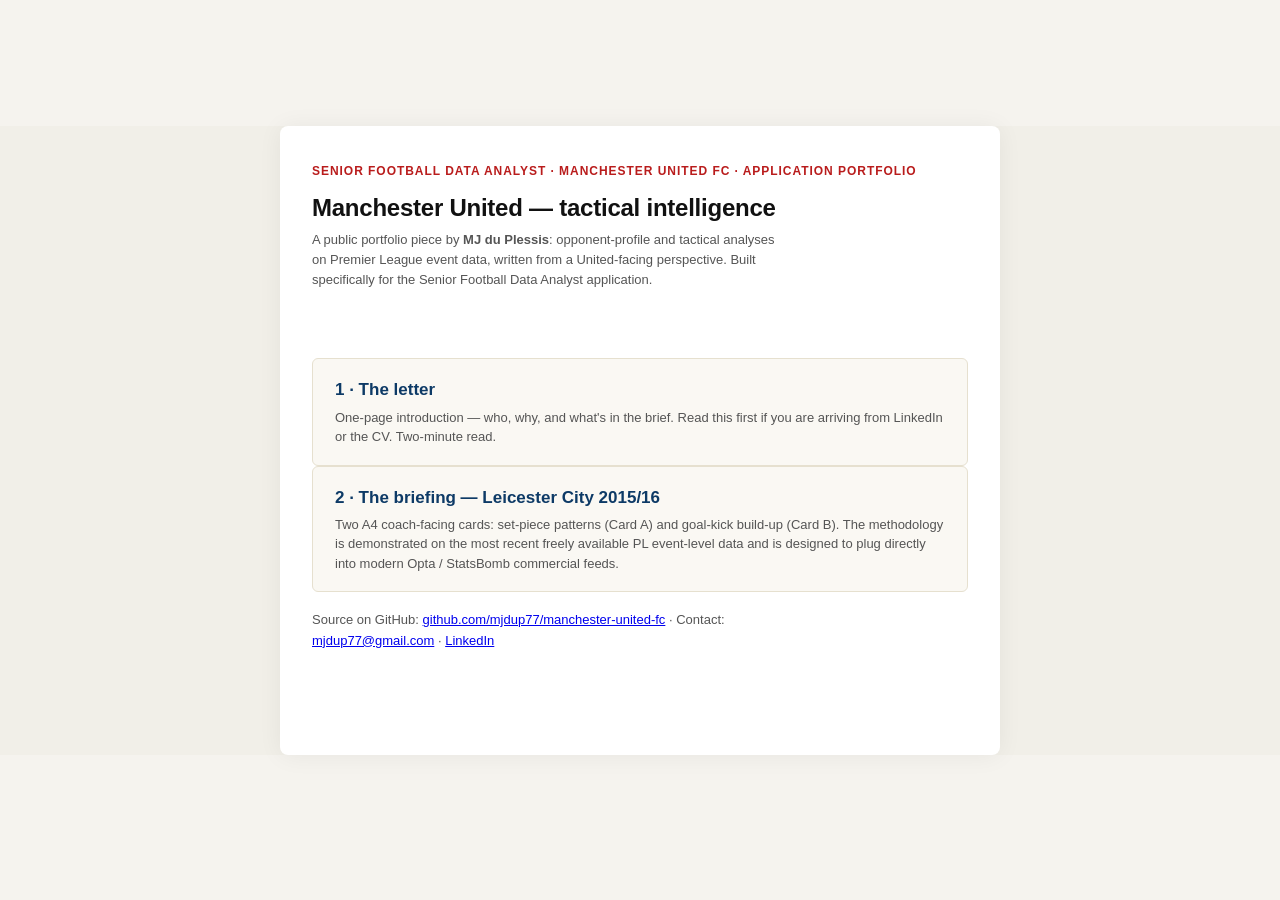
<file: reports/index.html>
<!doctype html>
<html lang="en">
<head>
<meta charset="utf-8" />
<title>Manchester United — Tactical Intelligence (portfolio)</title>
<meta name="viewport" content="width=device-width,initial-scale=1" />
<link rel="stylesheet" href="styles.css" />
</head>
<body class="index-page">
<main class="index-main">
  <p class="eyebrow">Senior Football Data Analyst · Manchester United FC · application portfolio</p>
  <h1>Manchester United — tactical intelligence</h1>
  <p class="prelude">
    A public portfolio piece by <strong>MJ du Plessis</strong>: opponent-profile and tactical
    analyses on Premier League event data, written from a United-facing perspective. Built
    specifically for the Senior Football Data Analyst application.
  </p>

  <ul class="card-index">
    <li>
      <a href="letter">
        <h2>1 · The letter</h2>
        <p>One-page introduction — who, why, and what's in the brief. Read this first if you are
          arriving from LinkedIn or the CV. Two-minute read.</p>
      </a>
    </li>
    <li>
      <a href="leicester-1516">
        <h2>2 · The briefing — Leicester City 2015/16</h2>
        <p>Two A4 coach-facing cards: set-piece patterns (Card A) and goal-kick build-up (Card B).
          The methodology is demonstrated on the most recent freely available PL event-level data
          and is designed to plug directly into modern Opta / StatsBomb commercial feeds.</p>
      </a>
    </li>
  </ul>

  <p class="prelude">
    Source on GitHub:
    <a href="https://github.com/mjdup77/manchester-united-fc">github.com/mjdup77/manchester-united-fc</a>
    · Contact: <a href="mailto:mjdup77@gmail.com">mjdup77@gmail.com</a>
    · <a href="https://linkedin.com/in/mjduplessis">LinkedIn</a>
  </p>
</main>
</body>
</html>
</file>
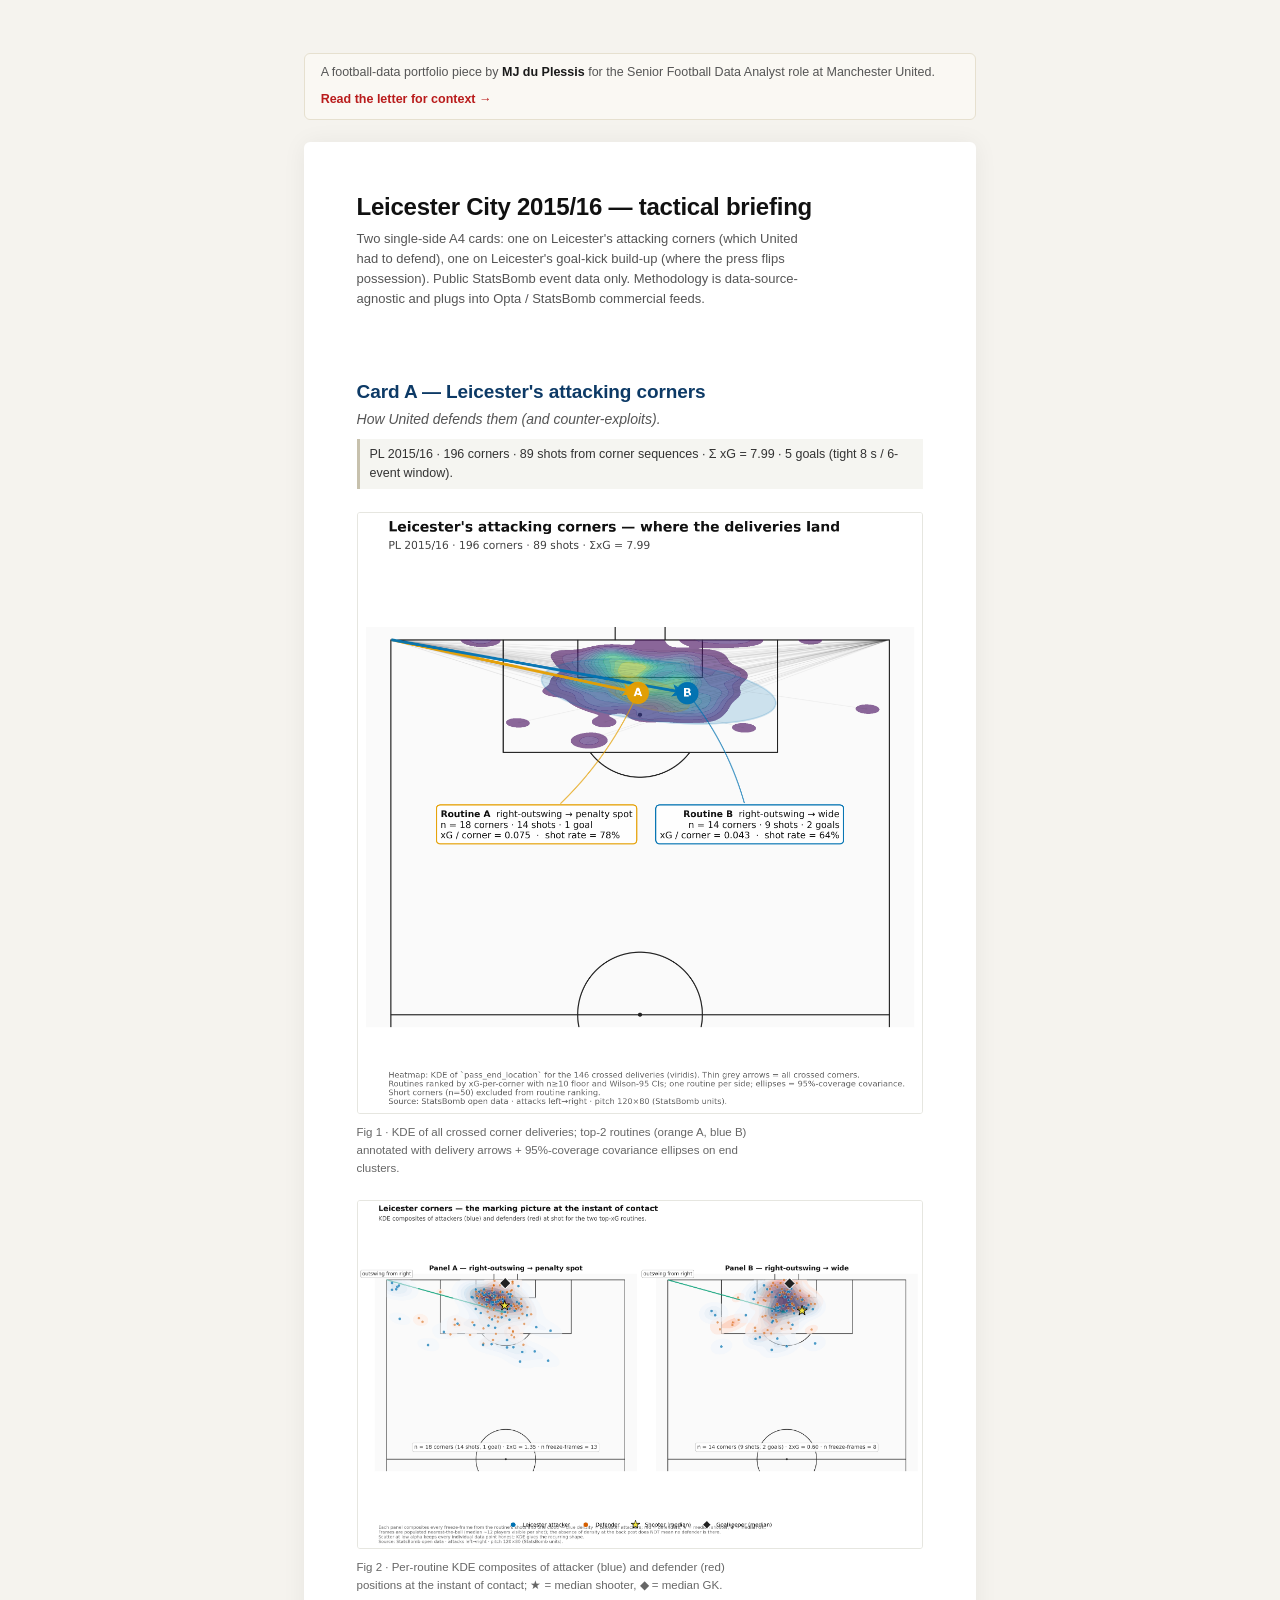
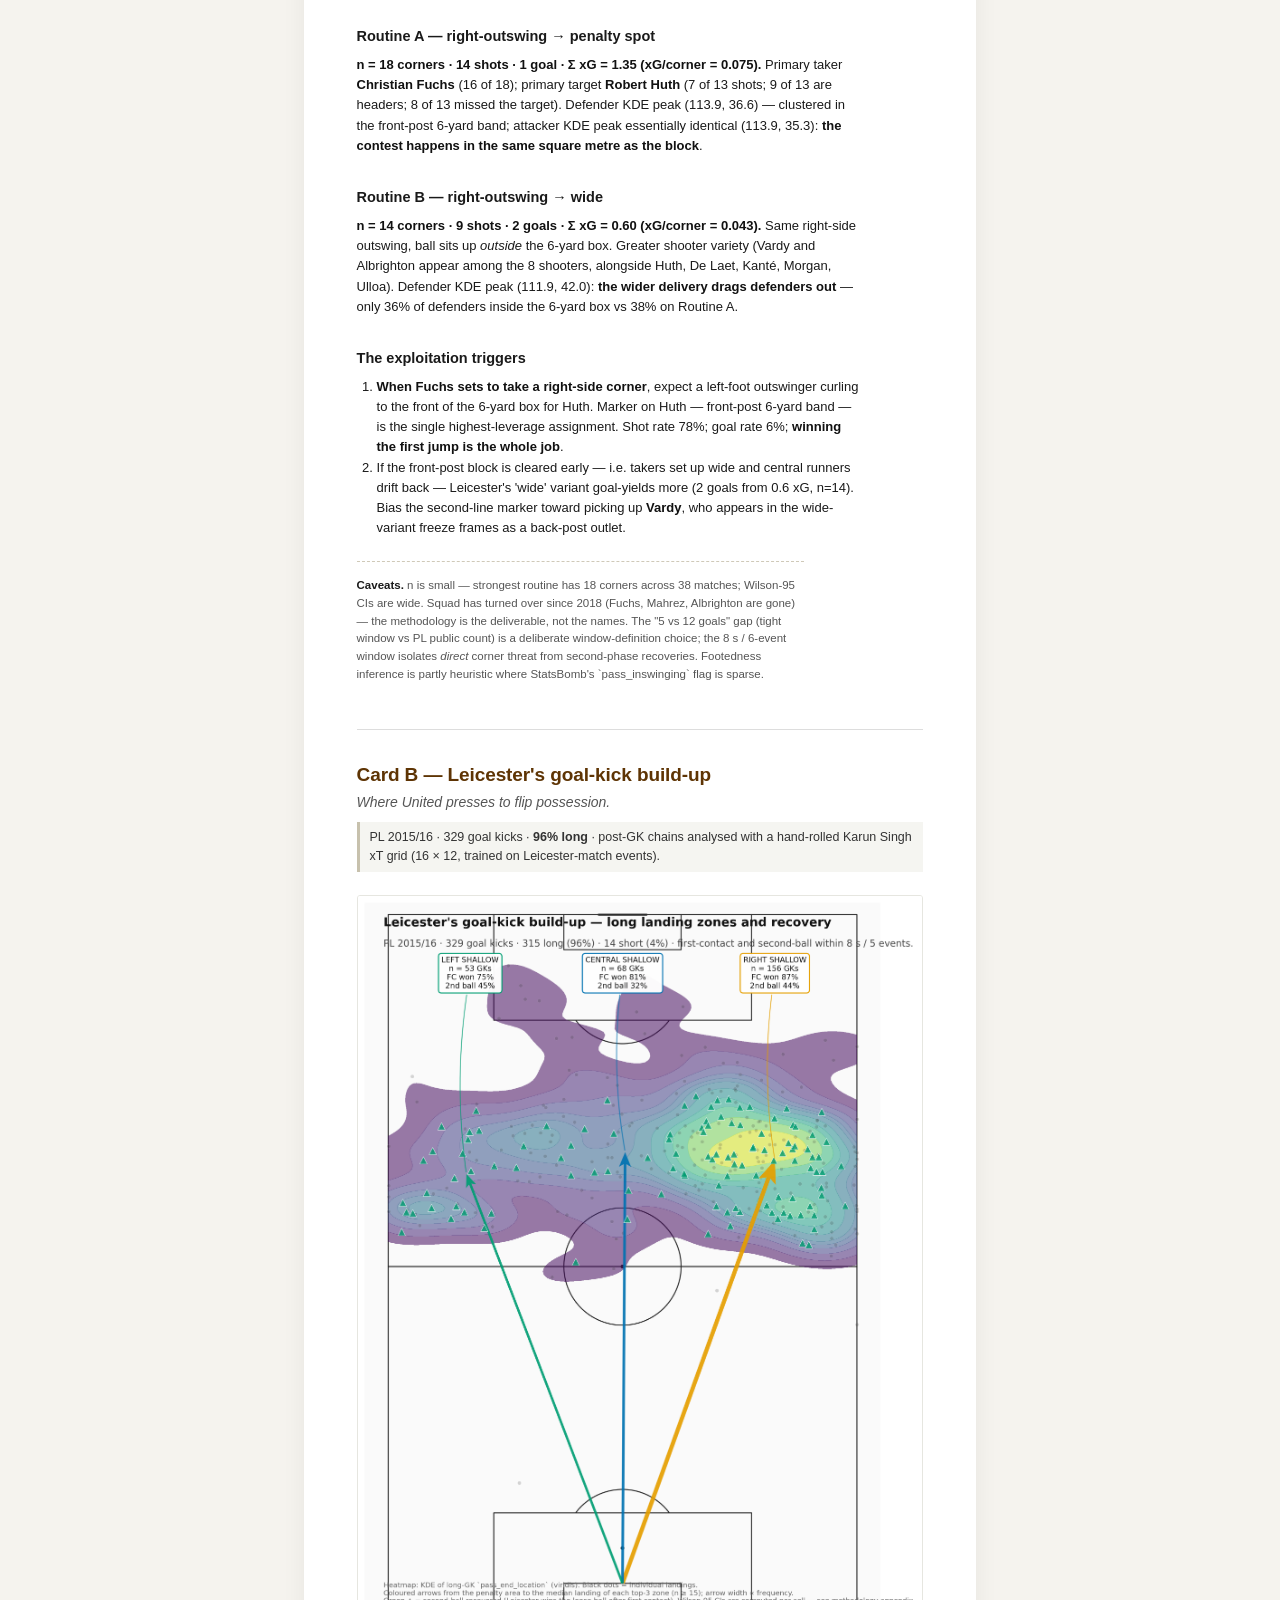
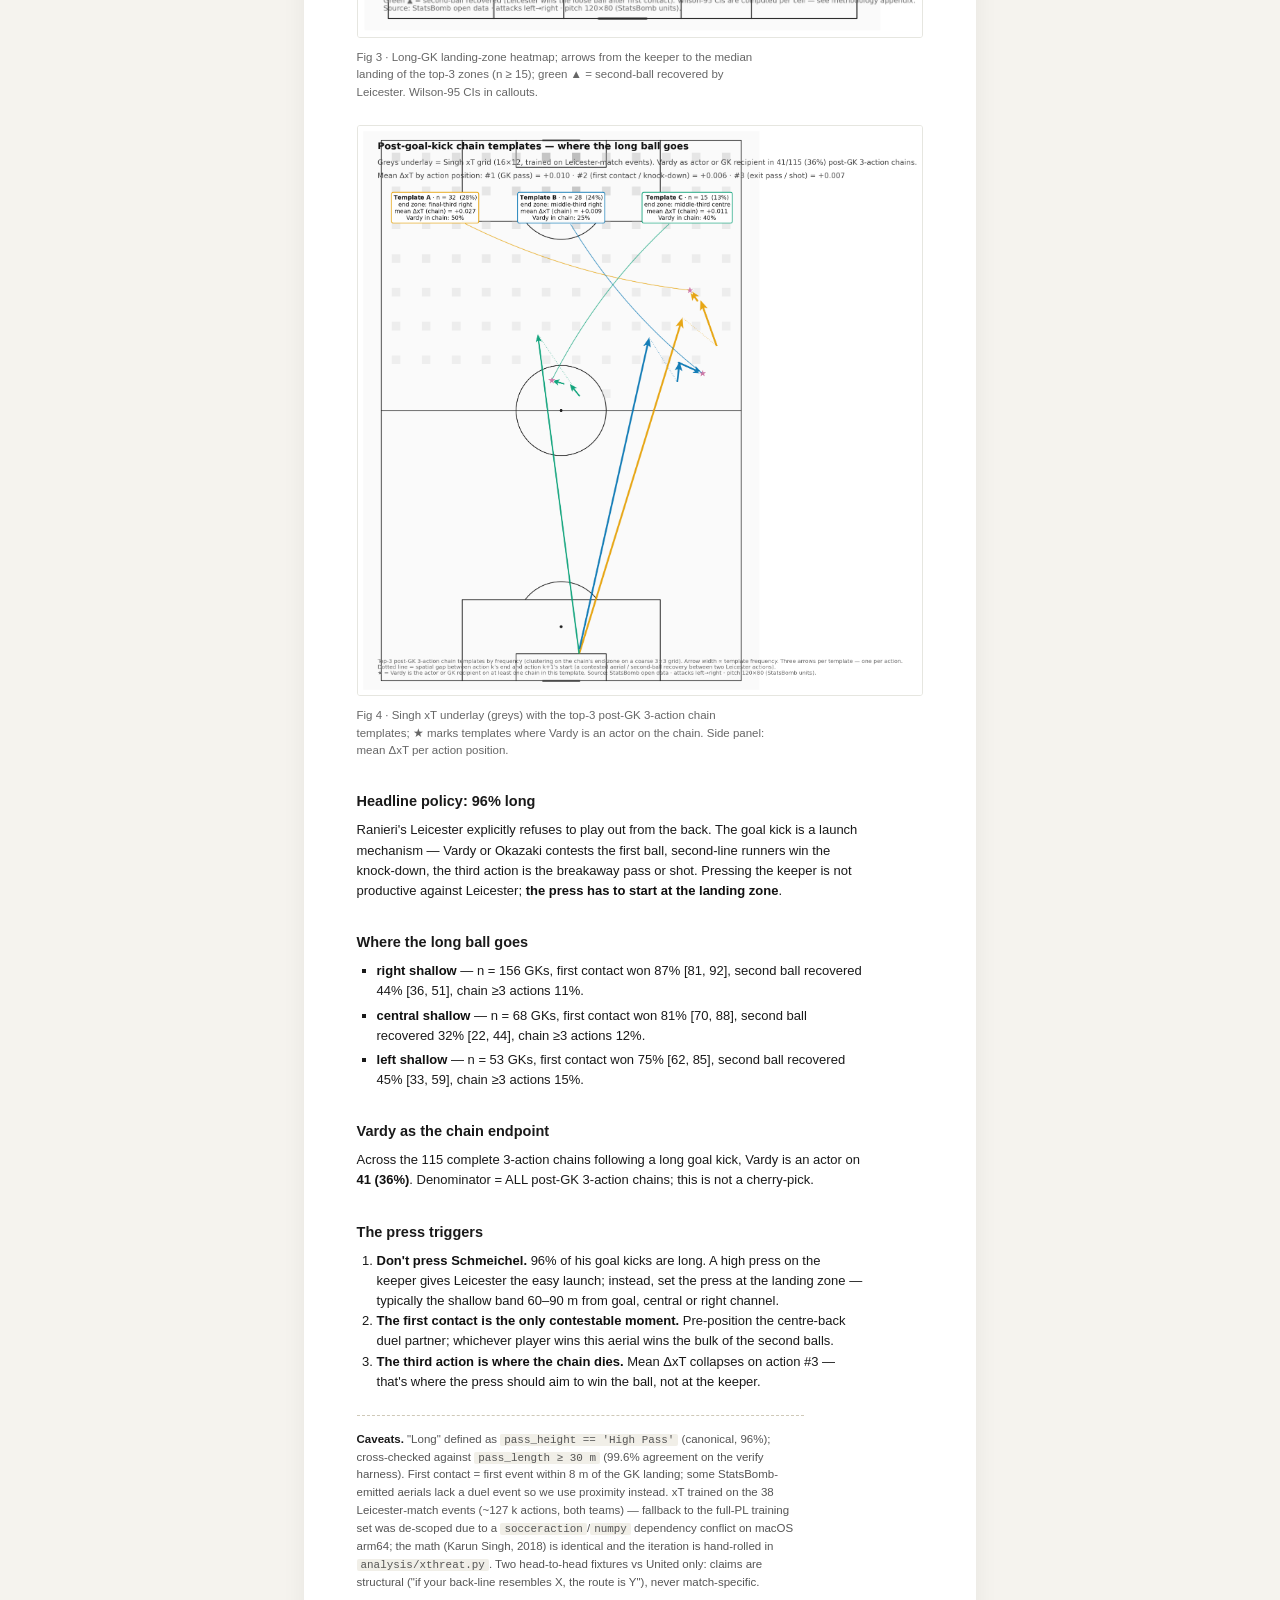
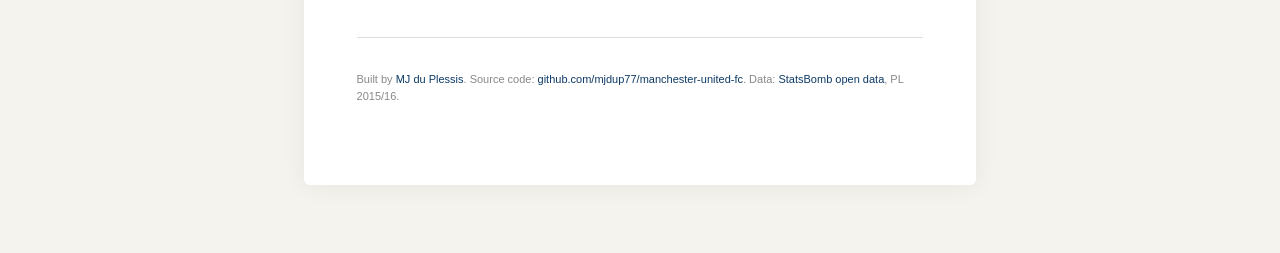
<file: reports/leicester-1516.html>
<!doctype html>
<html lang="en">
<head>
<meta charset="utf-8" />
<title>Leicester City 2015/16 — Tactical Briefing</title>
<meta name="description" content="Manchester United–facing tactical briefing on Leicester City 2015/16 — set-piece patterns and goal-kick build-up." />
<meta name="viewport" content="width=device-width,initial-scale=1" />
<link rel="stylesheet" href="styles.css" />
</head>
<body>
<nav class="context-strip">
  <span class="context-meta">A football-data portfolio piece by <strong>MJ du Plessis</strong> for the Senior Football Data Analyst role at Manchester United.</span>
  <span class="context-links"><a href="letter">Read the letter for context →</a></span>
</nav>
<main>
  <h1>Leicester City 2015/16 — tactical briefing</h1>
  <p class="prelude">
    Two single-side A4 cards: one on Leicester's attacking corners (which United had to defend), one
    on Leicester's goal-kick build-up (where the press flips possession). Public StatsBomb event data only.
    Methodology is data-source-agnostic and plugs into Opta / StatsBomb commercial feeds.
  </p>
  <section class="card card-a">
  <header>
    <h2>Card A — Leicester's attacking corners</h2>
    <p class="subtitle">How United defends them (and counter-exploits).</p>
    <p class="anchor">PL 2015/16 · 196 corners · 89 shots from corner sequences ·
       Σ xG = 7.99 · 5 goals (tight 8 s / 6-event window).</p>
  </header>

  <figure class="hero">
    <img src="assets/fig1_corner_delivery_heatmap.png" alt="Corner delivery end-locations heatmap" />
    <figcaption>Fig 1 · KDE of all crossed corner deliveries; top-2 routines (orange A, blue B)
      annotated with delivery arrows + 95%-coverage covariance ellipses on end clusters.</figcaption>
  </figure>

  <figure class="hero">
    <img src="assets/fig2_freeze_frame_composite.png" alt="Freeze-frame composite at moment of shot" />
    <figcaption>Fig 2 · Per-routine KDE composites of attacker (blue) and defender (red) positions
      at the instant of contact; ★ = median shooter, ◆ = median GK.</figcaption>
  </figure>

  <div class="findings">
    <h3>Routine A — right-outswing → penalty spot</h3>
    <p><strong>n = 18 corners · 14 shots · 1 goal · Σ xG = 1.35 (xG/corner = 0.075).</strong>
       Primary taker <strong>Christian Fuchs</strong> (16 of 18); primary target <strong>Robert Huth</strong>
       (7 of 13 shots; 9 of 13 are headers; 8 of 13 missed the target).
       Defender KDE peak (113.9, 36.6) — clustered in the front-post 6-yard band; attacker KDE peak
       essentially identical (113.9, 35.3): <strong>the contest happens in the same square metre as the block</strong>.</p>

    <h3>Routine B — right-outswing → wide</h3>
    <p><strong>n = 14 corners · 9 shots · 2 goals · Σ xG = 0.60 (xG/corner = 0.043).</strong>
       Same right-side outswing, ball sits up <em>outside</em> the 6-yard box. Greater shooter variety
       (Vardy and Albrighton appear among the 8 shooters, alongside Huth, De Laet, Kanté, Morgan, Ulloa).
       Defender KDE peak (111.9, 42.0): <strong>the wider delivery drags defenders out</strong> —
       only 36% of defenders inside the 6-yard box vs 38% on Routine A.</p>

    <h3>The exploitation triggers</h3>
    <ol>
      <li><strong>When Fuchs sets to take a right-side corner</strong>, expect a left-foot outswinger curling
          to the front of the 6-yard box for Huth. Marker on Huth — front-post 6-yard band — is the
          single highest-leverage assignment. Shot rate 78%; goal rate 6%; <strong>winning the first jump
          is the whole job</strong>.</li>
      <li>If the front-post block is cleared early — i.e. takers set up wide and central runners drift back —
          Leicester's 'wide' variant goal-yields more (2 goals from 0.6 xG, n=14). Bias the second-line marker
          toward picking up <strong>Vardy</strong>, who appears in the wide-variant freeze frames as a
          back-post outlet.</li>
    </ol>
  </div>

  <footer class="caveats">
    <strong>Caveats.</strong>
    n is small — strongest routine has 18 corners across 38 matches; Wilson-95 CIs are wide.
    Squad has turned over since 2018 (Fuchs, Mahrez, Albrighton are gone) — the methodology is the deliverable, not the names.
    The "5 vs 12 goals" gap (tight window vs PL public count) is a deliberate window-definition choice; the
    8 s / 6-event window isolates <em>direct</em> corner threat from second-phase recoveries.
    Footedness inference is partly heuristic where StatsBomb's `pass_inswinging` flag is sparse.
  </footer>
</section>
  <section class="card card-b">
  <header>
    <h2>Card B — Leicester's goal-kick build-up</h2>
    <p class="subtitle">Where United presses to flip possession.</p>
    <p class="anchor">PL 2015/16 · 329 goal kicks · <strong>96% long</strong>
       · post-GK chains analysed with a hand-rolled Karun Singh xT grid (16 × 12, trained on Leicester-match events).</p>
  </header>

  <figure class="hero">
    <img src="assets/fig3_goal_kick_recovery.png" alt="Goal-kick landing zones with first-contact / second-ball outcomes" />
    <figcaption>Fig 3 · Long-GK landing-zone heatmap; arrows from the keeper to the median landing of
      the top-3 zones (n ≥ 15); green ▲ = second-ball recovered by Leicester. Wilson-95 CIs in callouts.</figcaption>
  </figure>

  <figure class="hero">
    <img src="assets/fig4_post_gk_xt_chain.png" alt="Post-GK chain templates with xT underlay" />
    <figcaption>Fig 4 · Singh xT underlay (greys) with the top-3 post-GK 3-action chain templates;
      ★ marks templates where Vardy is an actor on the chain. Side panel: mean ΔxT per action position.</figcaption>
  </figure>

  <div class="findings">
    <h3>Headline policy: 96% long</h3>
    <p>Ranieri's Leicester explicitly refuses to play out from the back. The goal kick is a launch
       mechanism — Vardy or Okazaki contests the first ball, second-line runners win the knock-down,
       the third action is the breakaway pass or shot. Pressing the keeper is not productive against
       Leicester; <strong>the press has to start at the landing zone</strong>.</p>

    <h3>Where the long ball goes</h3>
    
    <ul class="zone-list">
    
      <li><strong>right shallow</strong> — n = 156 GKs, first contact won
        87%
        [81, 92],
        second ball recovered 44%
        [36, 51],
        chain ≥3 actions 11%.</li>
    
      <li><strong>central shallow</strong> — n = 68 GKs, first contact won
        81%
        [70, 88],
        second ball recovered 32%
        [22, 44],
        chain ≥3 actions 12%.</li>
    
      <li><strong>left shallow</strong> — n = 53 GKs, first contact won
        75%
        [62, 85],
        second ball recovered 45%
        [33, 59],
        chain ≥3 actions 15%.</li>
    
    </ul>
    

    <h3>Vardy as the chain endpoint</h3>
    <p>Across the 115 complete 3-action chains following a long goal kick,
       Vardy is an actor on <strong>41 (36%)</strong>.
       Denominator = ALL post-GK 3-action chains; this is not a cherry-pick.</p>

    <h3>The press triggers</h3>
    <ol>
      <li><strong>Don't press Schmeichel.</strong> 96% of his goal kicks are long. A high press on the keeper
          gives Leicester the easy launch; instead, set the press at the landing zone — typically the
          shallow band 60–90 m from goal, central or right channel.</li>
      <li><strong>The first contact is the only contestable moment.</strong> Pre-position the centre-back duel
          partner; whichever player wins this aerial wins the bulk of the second balls.</li>
      <li><strong>The third action is where the chain dies.</strong> Mean ΔxT collapses on action #3 — that's
          where the press should aim to win the ball, not at the keeper.</li>
    </ol>
  </div>

  <footer class="caveats">
    <strong>Caveats.</strong>
    "Long" defined as <code>pass_height == 'High Pass'</code> (canonical, 96%); cross-checked against
    <code>pass_length ≥ 30 m</code> (99.6% agreement on the verify harness).
    First contact = first event within 8 m of the GK landing; some StatsBomb-emitted aerials lack a
    duel event so we use proximity instead.
    xT trained on the 38 Leicester-match events (~127 k actions, both teams) — fallback to the
    full-PL training set was de-scoped due to a <code>socceraction</code>/<code>numpy</code> dependency
    conflict on macOS arm64; the math (Karun Singh, 2018) is identical and the iteration is hand-rolled
    in <code>analysis/xthreat.py</code>.
    Two head-to-head fixtures vs United only: claims are structural ("if your back-line resembles X,
    the route is Y"), never match-specific.
  </footer>
</section>
  <footer class="report-footer">
    <p>Built by <a href="https://github.com/mjdup77">MJ du Plessis</a>.
       Source code: <a href="https://github.com/mjdup77/manchester-united-fc">github.com/mjdup77/manchester-united-fc</a>.
       Data: <a href="https://github.com/statsbomb/open-data">StatsBomb open data</a>, PL 2015/16.</p>
  </footer>
</main>
</body>
</html>
</file>
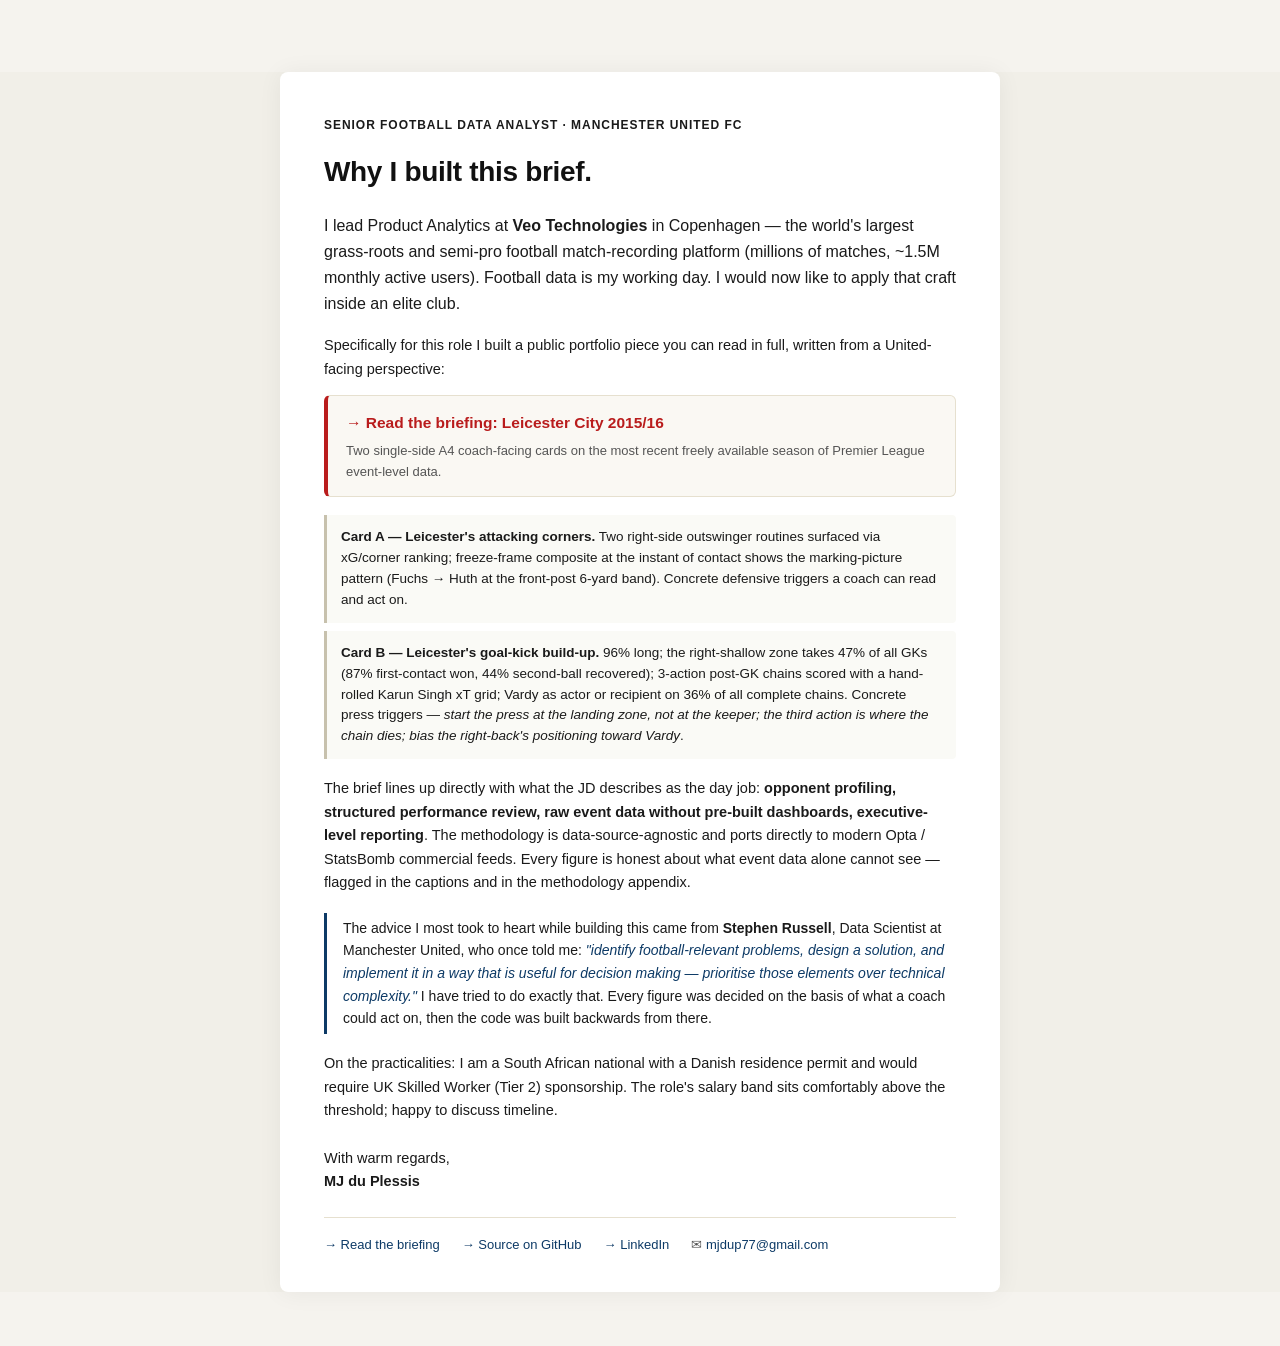
<file: reports/letter.html>
<!doctype html>
<html lang="en">
<head>
<meta charset="utf-8" />
<title>Letter — Manchester United Senior Football Data Analyst Application</title>
<meta name="description" content="Cover letter for the Manchester United FC Senior Football Data Analyst role — MJ du Plessis." />
<meta name="viewport" content="width=device-width,initial-scale=1" />
<link rel="stylesheet" href="styles.css" />
</head>
<body class="letter-page">
<main class="letter-main">
  <p class="eyebrow">Senior Football Data Analyst · Manchester United FC</p>
  <h1>Why I built this brief.</h1>

  <p class="lead">
    I lead Product Analytics at <strong>Veo Technologies</strong> in Copenhagen — the world's largest
    grass-roots and semi-pro football match-recording platform (millions of matches, ~1.5M
    monthly active users). Football data is my working day. I would now like to apply that craft
    inside an elite club.
  </p>

  <p>
    Specifically for this role I built a public portfolio piece you can read in full, written from
    a United-facing perspective:
  </p>

  <p class="callout">
    <a href="leicester-1516"><strong>→ Read the briefing: Leicester City 2015/16</strong></a><br />
    <span class="callout-sub">Two single-side A4 coach-facing cards on the most recent freely available season of Premier League event-level data.</span>
  </p>

  <ul class="cards-summary">
    <li>
      <strong>Card A — Leicester's attacking corners.</strong>
      Two right-side outswinger routines surfaced via xG/corner ranking; freeze-frame composite
      at the instant of contact shows the marking-picture pattern (Fuchs → Huth at the front-post
      6-yard band). Concrete defensive triggers a coach can read and act on.
    </li>
    <li>
      <strong>Card B — Leicester's goal-kick build-up.</strong>
      96% long; the right-shallow zone takes 47% of all GKs (87% first-contact won, 44% second-ball
      recovered); 3-action post-GK chains scored with a hand-rolled Karun Singh xT grid; Vardy as
      actor or recipient on 36% of all complete chains. Concrete press triggers — <em>start the
      press at the landing zone, not at the keeper; the third action is where the chain dies; bias
      the right-back's positioning toward Vardy</em>.
    </li>
  </ul>

  <p>
    The brief lines up directly with what the JD describes as the day job:
    <strong>opponent profiling, structured performance review, raw event data without pre-built
    dashboards, executive-level reporting</strong>. The methodology is data-source-agnostic and ports
    directly to modern Opta / StatsBomb commercial feeds. Every figure is honest about what event
    data alone cannot see — flagged in the captions and in the methodology appendix.
  </p>

  <p class="quote">
    The advice I most took to heart while building this came from <strong>Stephen Russell</strong>,
    Data Scientist at Manchester United, who once told me:
    <em>"identify football-relevant problems, design a solution, and implement it in a way that is
    useful for decision making — prioritise those elements over technical complexity."</em>
    I have tried to do exactly that. Every figure was decided on the basis of what a coach could
    act on, then the code was built backwards from there.
  </p>

  <p>
    On the practicalities: I am a South African national with a Danish residence permit and would
    require UK Skilled Worker (Tier 2) sponsorship. The role's salary band sits comfortably above
    the threshold; happy to discuss timeline.
  </p>

  <p class="signoff">
    With warm regards,<br />
    <strong>MJ du Plessis</strong>
  </p>

  <hr />

  <ul class="footer-links">
    <li><a href="leicester-1516">→ Read the briefing</a></li>
    <li><a href="https://github.com/mjdup77/manchester-united-fc">→ Source on GitHub</a></li>
    <li><a href="https://linkedin.com/in/mjduplessis">→ LinkedIn</a></li>
    <li>✉ <a href="mailto:mjdup77@gmail.com">mjdup77@gmail.com</a></li>
  </ul>
</main>
</body>
</html>
</file>
<file: reports/styles.css>
/* Leicester 2015/16 briefing — A4 portrait, screen-and-print friendly. */

@page {
  size: A4 portrait;
  margin: 12mm 14mm;
}

* { box-sizing: border-box; }

html, body {
  margin: 0;
  padding: 0;
  background: #f5f3ee;
  color: #1a1a1a;
  font-family: -apple-system, "SF Pro Text", "Inter", "Helvetica Neue", Helvetica, Arial, sans-serif;
  font-size: 14px;
  line-height: 1.55;
}

main {
  max-width: 178mm;
  margin: 18mm auto;
  background: #ffffff;
  padding: 12mm 14mm 18mm;
  box-shadow: 0 1px 24px rgba(20, 20, 20, 0.06);
  border-radius: 6px;
}

h1 {
  font-size: 24px;
  font-weight: 700;
  margin: 0 0 4px 0;
  color: #111;
  letter-spacing: -0.01em;
}

.prelude {
  color: #555;
  font-size: 13px;
  margin: 0 0 18mm 0;
  max-width: 64ch;
}

.card {
  page-break-after: always;
  break-after: page;
  border-top: 1px solid #ddd;
  padding-top: 8mm;
  margin-top: 12mm;
}
.card:first-of-type { border-top: none; padding-top: 0; margin-top: 0; }

.card header {
  margin-bottom: 6mm;
}

.card h2 {
  font-size: 19px;
  font-weight: 700;
  margin: 0;
  color: #0d3a66;
  letter-spacing: -0.005em;
}
.card-b h2 { color: #5e3404; }

.card .subtitle {
  font-size: 14px;
  color: #555;
  margin: 2px 0 8px 0;
  font-style: italic;
}

.card .anchor {
  font-size: 12.5px;
  color: #333;
  background: #f5f5f1;
  border-left: 3px solid #c7c1ad;
  padding: 6px 10px;
  margin: 0;
}

figure.hero {
  margin: 6mm 0 4mm 0;
  text-align: center;
}
figure.hero img {
  max-width: 100%;
  height: auto;
  border: 1px solid #e6e6e0;
  border-radius: 3px;
}
figure.hero figcaption {
  font-size: 11.5px;
  color: #666;
  margin-top: 4px;
  text-align: left;
  max-width: 64ch;
}

.findings h3 {
  font-size: 14.5px;
  margin: 8mm 0 2mm 0;
  color: #1a1a1a;
}
.findings p, .findings ol, .findings ul {
  margin: 0 0 4mm 0;
  font-size: 13px;
  max-width: 70ch;
}
.findings strong { color: #111; }
.findings ol { padding-left: 20px; }

ul.zone-list {
  list-style: square;
  padding-left: 20px;
  font-size: 13px;
}
ul.zone-list li { margin-bottom: 4px; }

footer.caveats {
  margin-top: 6mm;
  padding-top: 4mm;
  border-top: 1px dashed #cfc9b8;
  color: #555;
  font-size: 11.5px;
  max-width: 70ch;
}
footer.caveats strong { color: #1a1a1a; }
footer.caveats code {
  font-family: "SF Mono", "Menlo", Consolas, monospace;
  background: #f1efe8;
  padding: 0 4px;
  border-radius: 2px;
  font-size: 0.95em;
}

footer.report-footer {
  margin-top: 12mm;
  padding-top: 6mm;
  border-top: 1px solid #ddd;
  color: #888;
  font-size: 11px;
}
footer.report-footer a { color: #0d3a66; text-decoration: none; }
footer.report-footer a:hover { text-decoration: underline; }

/* ---------- Index page ---------- */

body.index-page { background: #f1efe8; }
.index-main {
  max-width: 720px;
  margin: 14vh auto;
  padding: 36px 32px;
  background: #fff;
  border-radius: 8px;
  box-shadow: 0 1px 24px rgba(20,20,20,0.06);
}
.card-index {
  list-style: none;
  padding: 0;
  margin: 18px 0 18px 0;
}
.card-index li a {
  display: block;
  text-decoration: none;
  color: inherit;
  padding: 18px 22px;
  background: #faf8f3;
  border: 1px solid #e6e0cf;
  border-radius: 6px;
  transition: transform 0.12s ease;
}
.card-index li a:hover {
  transform: translateY(-2px);
  border-color: #0d3a66;
}
.card-index li h2 {
  margin: 0 0 4px 0;
  font-size: 17px;
  color: #0d3a66;
}
.card-index li p {
  margin: 0;
  font-size: 13px;
  color: #555;
  line-height: 1.5;
}

/* ---------- Context strip (above briefing card on screen, hidden in print) ---------- */

.context-strip {
  max-width: 178mm;
  margin: 14mm auto 0;
  padding: 9px 16px;
  background: #faf8f3;
  border: 1px solid #e6e0cf;
  border-radius: 6px;
  font-size: 12.5px;
  color: #3a3a3a;
  display: flex;
  flex-wrap: wrap;
  align-items: center;
  justify-content: space-between;
  gap: 8px;
}
.context-strip .context-meta { color: #555; }
.context-strip strong { color: #1a1a1a; }
.context-strip a {
  color: #b91c1c;
  text-decoration: none;
  font-weight: 600;
  white-space: nowrap;
}
.context-strip a:hover { text-decoration: underline; }
body > .context-strip + main { margin-top: 6mm; }

/* ---------- Eyebrow (used on letter + index) ---------- */

.eyebrow {
  font-size: 12px;
  text-transform: uppercase;
  letter-spacing: 0.08em;
  color: #b91c1c;
  font-weight: 600;
  margin: 0 0 6px 0;
}

/* ---------- Letter page ---------- */

body.letter-page { background: #f1efe8; }
.letter-main {
  max-width: 720px;
  margin: 8vh auto 6vh;
  padding: 44px 44px 36px;
  background: #fff;
  border-radius: 8px;
  box-shadow: 0 1px 24px rgba(20,20,20,0.06);
  font-size: 14.5px;
  line-height: 1.62;
}
.letter-main h1 {
  font-size: 28px;
  margin: 0 0 18px 0;
  letter-spacing: -0.012em;
}
.letter-main p { margin: 0 0 14px 0; color: #1a1a1a; }
.letter-main .lead {
  font-size: 16px;
  color: #1a1a1a;
  margin-bottom: 18px;
}
.letter-main .callout {
  background: #faf8f3;
  border: 1px solid #e6e0cf;
  border-left: 4px solid #b91c1c;
  border-radius: 6px;
  padding: 14px 18px;
  margin: 10px 0 18px 0;
}
.letter-main .callout a { color: #b91c1c; text-decoration: none; font-size: 15.5px; }
.letter-main .callout a:hover { text-decoration: underline; }
.letter-main .callout-sub {
  display: block;
  font-size: 13px;
  color: #555;
  margin-top: 4px;
}
.letter-main ul.cards-summary {
  margin: 6px 0 18px 0;
  padding-left: 0;
  list-style: none;
}
.letter-main ul.cards-summary li {
  padding: 12px 14px;
  margin-bottom: 8px;
  background: #fafaf6;
  border-left: 3px solid #c7c1ad;
  border-radius: 0 4px 4px 0;
  font-size: 13.5px;
  line-height: 1.55;
}
.letter-main .quote {
  border-left: 3px solid #0d3a66;
  padding: 4px 0 4px 16px;
  color: #1a1a1a;
  margin: 18px 0;
  font-size: 14px;
}
.letter-main .quote em { color: #0d3a66; }
.letter-main .signoff { margin-top: 24px; }
.letter-main hr { border: none; border-top: 1px solid #e6e0cf; margin: 24px 0 16px; }
.letter-main ul.footer-links {
  list-style: none;
  padding: 0;
  margin: 0;
  display: flex;
  flex-wrap: wrap;
  gap: 14px 22px;
  font-size: 13px;
  color: #555;
}
.letter-main ul.footer-links a { color: #0d3a66; text-decoration: none; }
.letter-main ul.footer-links a:hover { text-decoration: underline; }

/* ---------- Index page eyebrow + tweaks ---------- */

.index-main .eyebrow { margin-bottom: 8px; }
.index-main h1 { margin-top: 0; }

/* ---------- Print rules ---------- */

@media print {
  html, body { background: #fff; }
  main {
    margin: 0;
    box-shadow: none;
    padding: 0;
    max-width: none;
    border-radius: 0;
  }
  .prelude, .report-footer { font-size: 10px; }
  figure.hero img { border: none; }
  .context-strip { display: none; }
}
</file>
